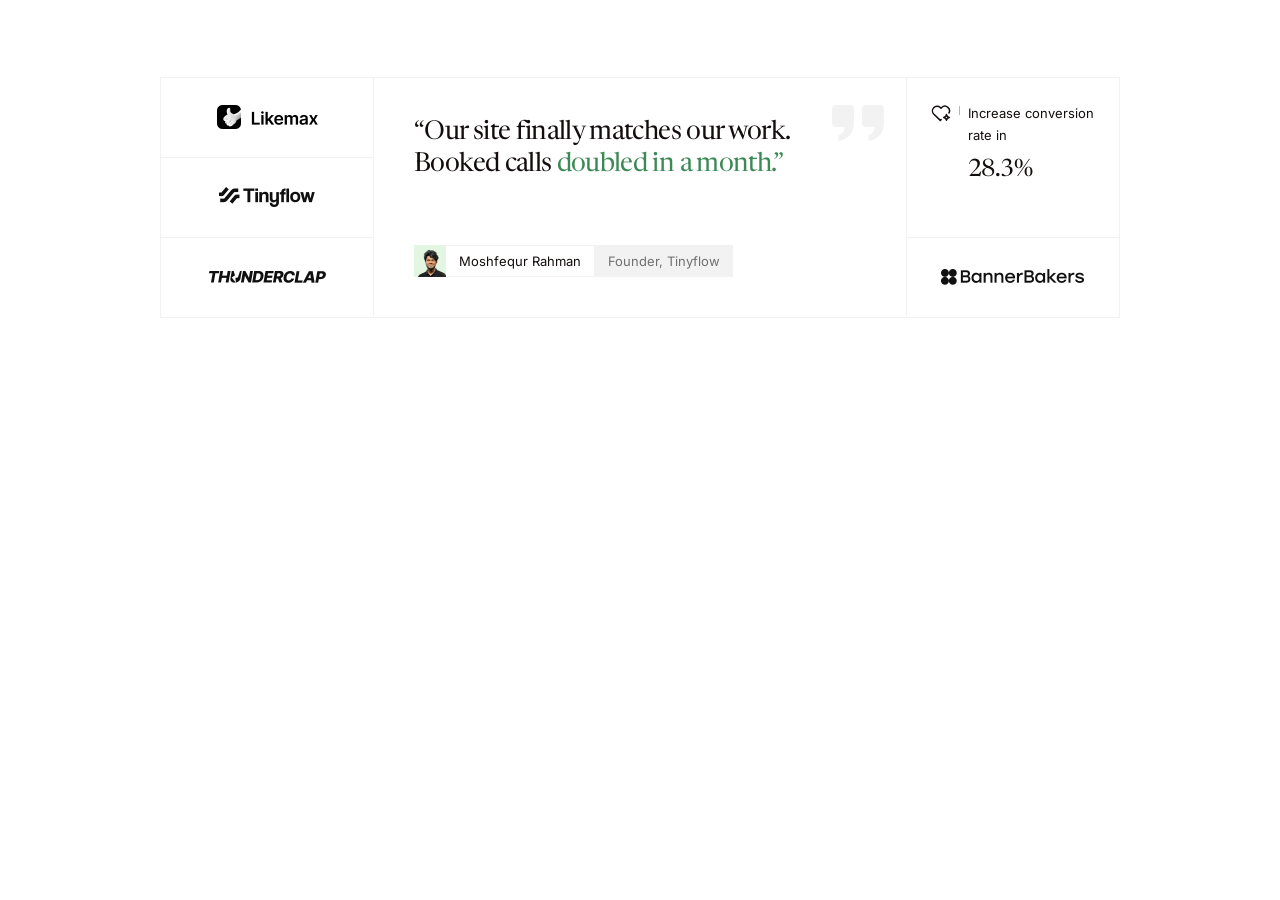
<file: testimonial-section/index.html>
<!DOCTYPE html>
<html lang="en">
<head>
  <meta charset="utf-8">
  <meta name="viewport" content="width=device-width, initial-scale=1">
  <title>Testimonial – Client logos</title>
  <link rel="preload" href="fonts/newsreader-latin-opsz-normal.woff2" as="font" type="font/woff2" crossorigin>
  <link rel="preload" href="fonts/inter-latin-wght-normal.woff2" as="font" type="font/woff2" crossorigin>
  <link rel="stylesheet" href="styles.css">
  <script src="script.js" defer></script>
</head>
<body>
  <div class="page-wrapper">
    <!-- Navbar component (skip link is its first child) -->

    <main id="main">
      <section class="section-testimonial u-spacing-block u-spacing-inline" aria-labelledby="testimonial-title">
        <div class="container">
          <h2 class="testimonial_title u-sr-only" id="testimonial-title">What our clients say</h2>

          <!-- Grid: quote + stat are placed explicitly; logo cells auto-fill the remaining slots -->
          <div class="testimonial_layout" data-logo-shuffle>

            <figure class="testimonial_quote u-position-relative u-display-flex">
              <svg class="testimonial_quote-mark u-position-absolute" viewBox="0 0 52 36" width="52" height="36" aria-hidden="true" focusable="false">
                <path d="M0 4a4 4 0 0 1 4-4h14a4 4 0 0 1 4 4v14c0 9.5-6 17-15.5 18v-6c3.6-.8 5.9-3.6 6-8H4a4 4 0 0 1-4-4z"/>
                <path d="M30 4a4 4 0 0 1 4-4h14a4 4 0 0 1 4 4v14c0 9.5-6 17-15.5 18v-6c3.6-.8 5.9-3.6 6-8H34a4 4 0 0 1-4-4z"/>
              </svg>

              <blockquote class="testimonial_quote-text">
                <p class="testimonial_quote-para u-text-wrap-pretty">&ldquo;Our site finally matches our work. Booked calls <span class="testimonial_highlight">doubled in a month.&rdquo;</span></p>
              </blockquote>

              <figcaption class="testimonial_author u-display-flex">
                <div class="testimonial_avatar u-ratio-1 u-overflow-hidden u-flex-shrink-0">
                  <img class="testimonial_avatar-img u-cover" src="images/avatar-moshfequr.png" alt="" width="32" height="32" loading="lazy">
                </div>
                <cite class="testimonial_author-name u-text-sm u-display-flex u-align-items-center">Moshfequr Rahman</cite>
                <span class="testimonial_author-role u-text-sm u-bg-secondary u-color-secondary u-display-flex u-align-items-center">Founder, Tinyflow</span>
              </figcaption>
            </figure>

            <div class="testimonial_stat u-display-flex">
              <svg class="testimonial_stat-icon u-flex-shrink-0" viewBox="0 0 20 20" width="20" height="20" fill="none" stroke="currentColor" stroke-width="1.5" stroke-linejoin="round" aria-hidden="true" focusable="false">
                <path d="M10.6 16.3 9.3 17.4 2.9 11.2A4.6 4.6 0 0 1 9.3 4.5l.7.7.7-.7a4.6 4.6 0 0 1 6.9 6"/>
                <path d="M15.5 11.6c.3 1.8 1 2.5 2.8 2.8-1.8.3-2.5 1-2.8 2.8-.3-1.8-1-2.5-2.8-2.8 1.8-.3 2.5-1 2.8-2.8z"/>
              </svg>
              <span class="testimonial_stat-divider u-flex-shrink-0" aria-hidden="true"></span>
              <dl class="testimonial_stat-list">
                <dt class="testimonial_stat-label u-text-sm">Increase conversion rate in</dt>
                <dd class="testimonial_stat-value">28.3%</dd>
              </dl>
            </div>

            <!-- Visible logo slots (also the no-JS fallback) -->
            <div class="testimonial_logo-cell u-display-flex u-align-items-center u-justify-content-center u-overflow-hidden" data-logo-slot>
              <img class="testimonial_logo" src="images/logos/likemax.png" alt="Likemax" width="103" height="26">
            </div>
            <div class="testimonial_logo-cell u-display-flex u-align-items-center u-justify-content-center u-overflow-hidden" data-logo-slot>
              <img class="testimonial_logo" src="images/logos/tinyflow.png" alt="Tinyflow" width="98" height="22">
            </div>
            <div class="testimonial_logo-cell u-display-flex u-align-items-center u-justify-content-center u-overflow-hidden" data-logo-slot>
              <img class="testimonial_logo" src="images/logos/thunderclap.png" alt="Thunderclap" width="119" height="14">
            </div>
            <div class="testimonial_logo-cell u-display-flex u-align-items-center u-justify-content-center u-overflow-hidden" data-logo-slot>
              <img class="testimonial_logo" src="images/logos/bannerbakers.png" alt="BannerBakers" width="145" height="18">
            </div>

            <!-- Full logo pool the shuffle draws from (inert until JS reads it) -->
            <template class="testimonial_logo-pool" data-logo-pool>
              <img src="images/logos/likemax.png" alt="Likemax" width="103" height="26">
              <img src="images/logos/tinyflow.png" alt="Tinyflow" width="98" height="22">
              <img src="images/logos/thunderclap.png" alt="Thunderclap" width="119" height="14">
              <img src="images/logos/bannerbakers.png" alt="BannerBakers" width="145" height="18">
              <img src="images/logos/clerked.png" alt="Clerked" width="112" height="20">
              <img src="images/logos/designmonks.png" alt="Designmonks" width="122" height="22">
              <img src="images/logos/vonome.png" alt="Vonome" width="117" height="24">
              <img src="images/logos/beetle-beetle.png" alt="Beetle Beetle" width="64" height="33">
              <img src="images/logos/wavespace.png" alt="Wavespace" width="116" height="18">
              <img src="images/logos/sustain-zone.png" alt="Sustain Zone" width="126" height="18">
              <img src="images/logos/dc-atlas.png" alt="DC Atlas" width="90" height="22">
            </template>

          </div>
        </div>
      </section>
    </main>

    <!-- Footer component -->
  </div>
</body>
</html>
</file>
<file: testimonial-section/styles.css>
/* ==========================================================================
   Fonts (self-hosted, variable)
   ========================================================================== */
@font-face {
  font-family: "Inter Variable";
  font-style: normal;
  font-display: swap;
  font-weight: 100 900;
  src: url("fonts/inter-latin-wght-normal.woff2") format("woff2-variations");
}

@font-face {
  font-family: "Newsreader Variable";
  font-style: normal;
  font-display: swap;
  font-weight: 200 800;
  src: url("fonts/newsreader-latin-opsz-normal.woff2") format("woff2-variations");
}

/* ==========================================================================
   Tokens
   ========================================================================== */
:root {
  --color-text: #130e0d;
  --color-text-muted: #707070;
  --color-surface: #ffffff;
  --color-surface-muted: #f2f2f2;
  --color-line: #f2f2f2;
  --color-divider: #b6b7b4;
  --color-accent: #3d8956;
  --color-avatar-bg: #e3f6e2;

  --font-primary: "Inter Variable", system-ui, -apple-system, "Segoe UI", sans-serif;
  --font-serif: "Newsreader Variable", Georgia, "Times New Roman", serif;

  --container-max: 60rem;
  --section-spacing-block: clamp(3rem, 6vw, 6rem);
  --section-spacing-inline: clamp(1rem, 4vw, 2.5rem);

  --testimonial-row: 5rem;
}

/* ==========================================================================
   Base
   ========================================================================== */
*,
*::before,
*::after {
  box-sizing: border-box;
}

body {
  margin: 0;
  font-family: var(--font-primary);
  color: var(--color-text);
  background-color: var(--color-surface);
  -webkit-font-smoothing: antialiased;
  -moz-osx-font-smoothing: grayscale;
}

img,
svg {
  display: block;
}

/* ==========================================================================
   Utilities (only the ones this page uses)
   ========================================================================== */
.u-text-sm {
  font-size: 0.8125rem;
  line-height: 1.7;
}

.u-color-secondary {
  color: var(--color-text-muted);
}

.u-bg-secondary {
  background-color: var(--color-surface-muted);
}

.u-display-flex {
  display: flex;
}

.u-flex-shrink-0 {
  flex-shrink: 0;
}

.u-align-items-center {
  align-items: center;
}

.u-justify-content-center {
  justify-content: center;
}

.u-position-relative {
  position: relative;
}

.u-position-absolute {
  position: absolute;
}

.u-overflow-hidden {
  overflow: hidden;
}

.u-text-wrap-pretty {
  text-wrap: pretty;
}

.u-ratio-1 {
  aspect-ratio: 1 / 1;
}

.u-cover {
  width: 100%;
  height: 100%;
  object-fit: cover;
}

.u-spacing-block {
  padding-block: var(--section-spacing-block);
}

.u-spacing-inline {
  padding-inline: var(--section-spacing-inline);
}

.u-sr-only {
  position: absolute;
  width: 1px;
  height: 1px;
  padding: 0;
  margin: -1px;
  overflow: hidden;
  clip: rect(0 0 0 0);
  white-space: nowrap;
  border: 0;
}

/* ==========================================================================
   Layout
   ========================================================================== */
.container {
  max-width: var(--container-max);
  margin-inline: auto;
}

/* ==========================================================================
   Testimonial section
   ========================================================================== */

/* Grid. Quote + stat are placed explicitly; the logo cells have no placement,
   so auto-placement drops them into whatever slots are left at each breakpoint. */
.testimonial_layout {
  display: grid;
  grid-template-columns: 2fr 5fr 2fr;
  grid-auto-rows: minmax(var(--testimonial-row), auto);
  border-top: 1px solid var(--color-line);
  border-left: 1px solid var(--color-line);
}

.testimonial_quote,
.testimonial_stat,
.testimonial_logo-cell {
  min-width: 0;
  border-right: 1px solid var(--color-line);
  border-bottom: 1px solid var(--color-line);
}

/* Quote cell */
.testimonial_quote {
  grid-column: 2;
  grid-row: 1 / span 3;
  flex-direction: column;
  justify-content: space-between;
  gap: 2rem;
  margin: 0;
  padding: 2.5rem;
}

.testimonial_quote-mark {
  top: 1.6875rem;
  right: 1.375rem;
  width: 3.25rem;
  height: auto;
  fill: var(--color-surface-muted);
}

.testimonial_quote-text {
  position: relative;
  margin: 0;
}

.testimonial_quote-para {
  max-width: 15em;
  margin: 0;
  font-family: var(--font-serif);
  font-size: 1.625rem;
  font-weight: 400;
  line-height: 1.23;
  letter-spacing: -0.025em;
  font-variation-settings: "opsz" 72;
}

.testimonial_highlight {
  color: var(--color-accent);
}

.testimonial_author {
  align-self: flex-start;
  height: 2rem;
}

.testimonial_avatar {
  width: 2rem;
  background-color: var(--color-avatar-bg);
}

.testimonial_author-name {
  padding-inline: 0.8125rem;
  border: 1px solid var(--color-line);
  border-left: 0;
  font-style: normal;
  white-space: nowrap;
}

.testimonial_author-role {
  padding-inline: 0.8125rem;
  white-space: nowrap;
}

/* Stat cell */
.testimonial_stat {
  grid-column: 3;
  grid-row: 1 / span 2;
  align-items: flex-start;
  gap: 0.5rem;
  padding: 1.5rem;
}

.testimonial_stat-icon {
  width: 1.25rem;
  height: 1.25rem;
  margin-top: 0.0625rem;
}

.testimonial_stat-divider {
  width: 1px;
  height: 0.5625rem;
  margin-top: 0.25rem;
  background-color: var(--color-divider);
}

.testimonial_stat-list {
  display: flex;
  flex-direction: column;
  gap: 0.625rem;
  margin: 0;
}

.testimonial_stat-label {
  margin: 0;
}

.testimonial_stat-value {
  margin: 0;
  font-family: var(--font-serif);
  font-size: 1.5rem;
  line-height: 1.2;
  letter-spacing: -0.02em;
  font-variation-settings: "opsz" 72;
}

/* Logo cells */
.testimonial_logo-cell {
  padding: 1rem;
}

.testimonial_logo {
  max-width: 100%;
  height: auto;
}

/* ==========================================================================
   Tablet
   ========================================================================== */
@media (max-width: 991px) {
  .testimonial_layout {
    grid-template-columns: 1fr 1fr;
  }

  .testimonial_quote {
    grid-column: 1 / -1;
    grid-row: auto;
    min-height: 15rem;
  }

  .testimonial_stat {
    grid-column: 1;
    grid-row: span 2;
  }
}

/* ==========================================================================
   Mobile
   ========================================================================== */
@media (max-width: 479px) {
  .testimonial_quote {
    min-height: 0;
    gap: 2.5rem;
    padding: 4rem 1.25rem 1.25rem;
  }

  .testimonial_quote-mark {
    top: 1.25rem;
    right: auto;
    left: 1.25rem;
    width: 2.25rem;
  }

  .testimonial_quote-para {
    font-size: 1.375rem;
  }

  .testimonial_author {
    flex-wrap: wrap;
    height: auto;
  }

  .testimonial_author-name,
  .testimonial_author-role {
    min-height: 2rem;
  }

  .testimonial_stat {
    grid-column: 1 / -1;
    grid-row: auto;
    padding: 1.25rem;
  }
}
</file>
